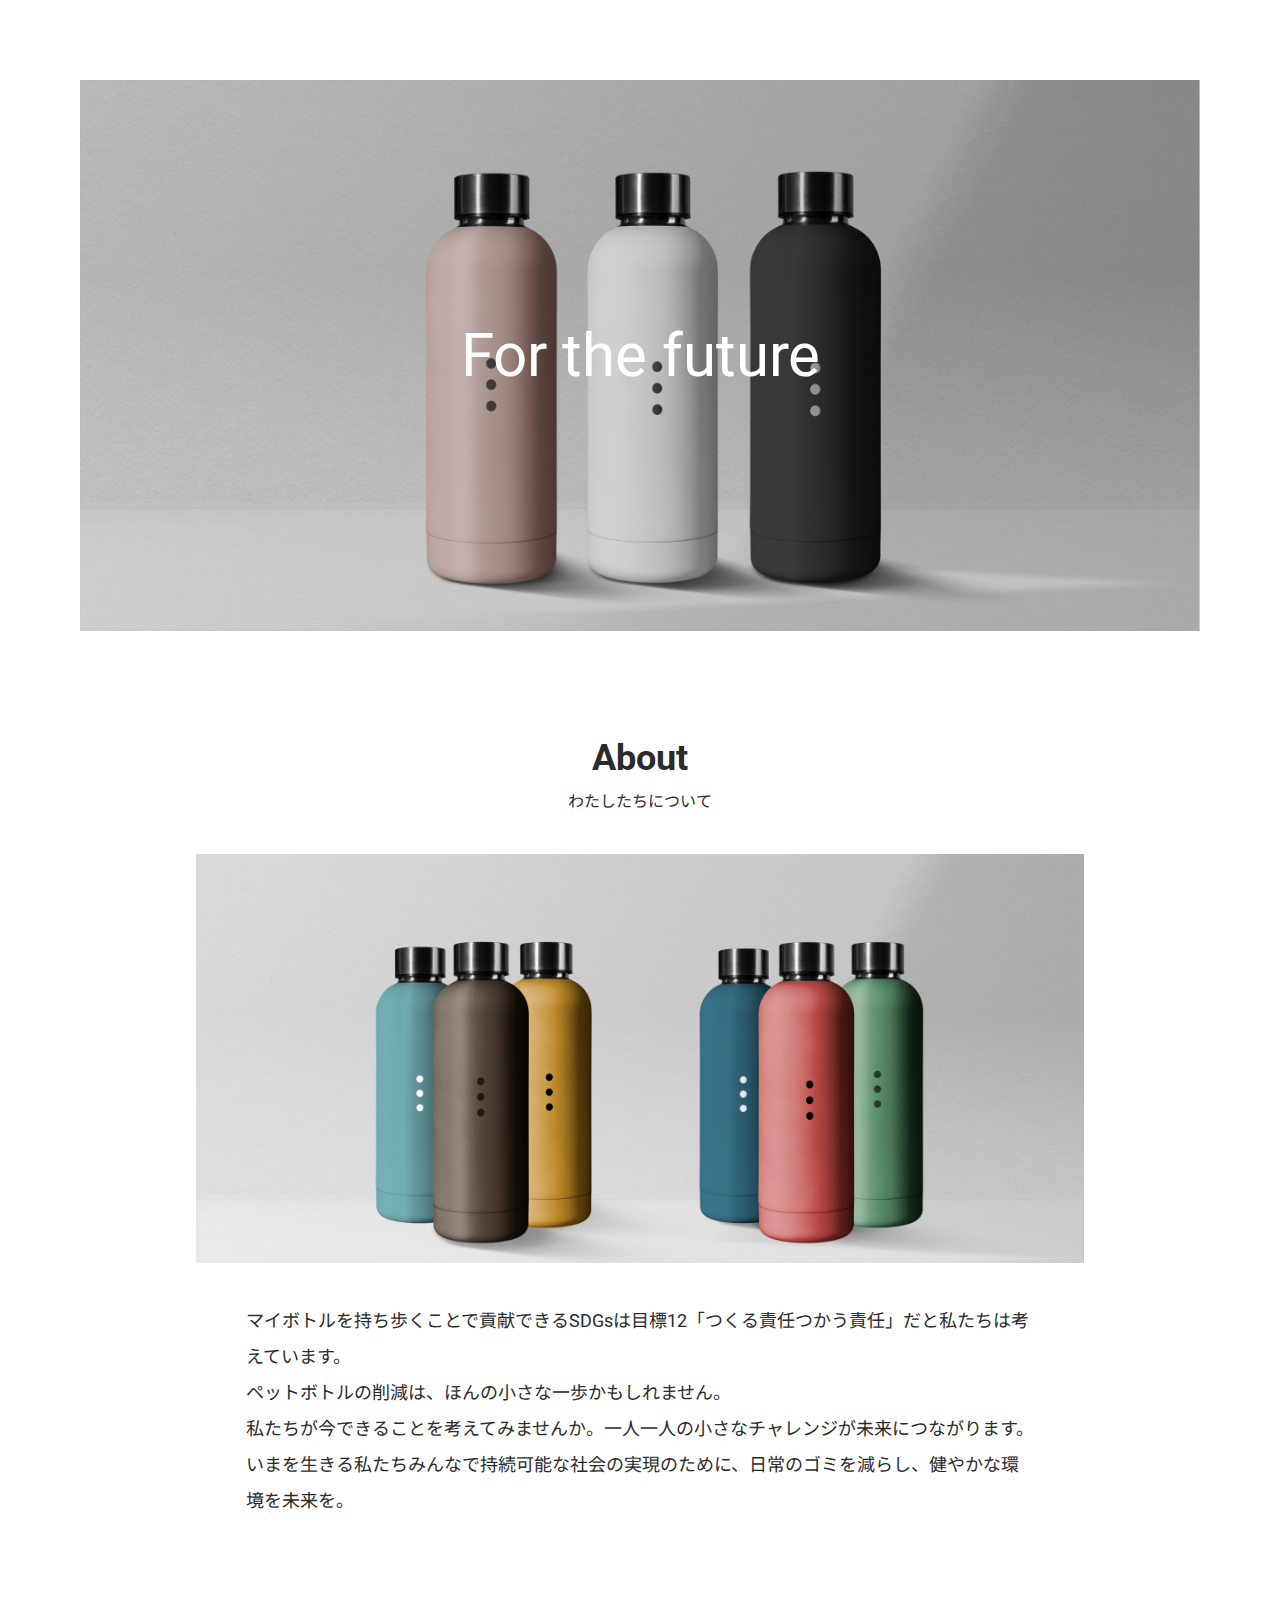
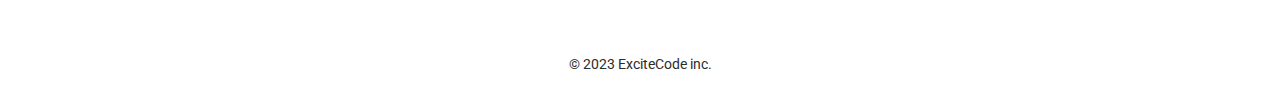
<file: ExciteCode01/index.html>
<!DOCTYPE html>
<html lang="ja">

<head>
  <meta name="robots" content="noindex,nofollow">
  <meta charset="UTF-8">
  <meta name="viewport" content="width=device-width,initial-scale=1.0">
  <meta name="format-detection" content="telephone=no">

  <!-- OGPなど -->
  <title>ExciteCode2 | キャンプ用品レンタルサービス紹介サイト</title>
  <meta name="description" content="ExciteCodeは手軽にキャンプが行えるようにテント、テーブルにチェアに焚き火台などを全てわたしたちが準備し、サポートします。ご夫婦や女性通し、ご家族などと特別な体験してみませんか？">
  <meta property="og:title" content="ExciteCode | 持続可能な社会の実現のために⽇常のゴミを減らします">
  <meta property="og:type" content="website">
  <meta property="og:url" content="http://hogehoge.com/">
  <meta property="og:image" content="http://hogehoge.com/images/ogp-img.jpg">
  <meta property="og:site_name" content="ExciteCode2">
  <meta property="og:description" content="ExciteCodeは手軽にキャンプが行えるようにテント、テーブルにチェアに焚き火台などを全てわたしたちが準備し、サポートします。ご夫婦や女性通し、ご家族などと特別な体験してみませんか？">
  <meta name="twitter:card" content="summary">

  <!-- ファビコン -->
  <link rel="icon" href="./images/favicon.ico">
  <link rel="apple-touch-icon" href="./images/apple-touch-icon.png" sizes="180x180">
  <!-- Google Fonts -->
  <link rel="preconnect" href="https://fonts.googleapis.com">
  <link rel="preconnect" href="https://fonts.gstatic.com" crossorigin>
  <link href="https://fonts.googleapis.com/css2?family=Noto+Sans+JP:wght@100..900&family=Roboto:ital,wght@0,100..900;1,100..900&display=swap" rel="stylesheet">

  <!-- ファーストビューの背景画像は先行して読み込む -->
  <link rel="preload" as="image" href="./images/FV_img.jpg">
  <link rel="preload" as="image" href="./images/FV_img_sp.jpg">

  <!-- css -->
  <link rel="stylesheet" href="./css/style.css">
</head>

<body>

  <main>
    <!-- First View (1.2) -->
    <div class="fv">
      <div class="fv__image">
        <h1 class="fv__title">For the future</h1>
      </div>
    </div>
    
    <!-- About (1.3) -->
    <section class="about">
      <div class="about__inner">
        <div class="about__title">
          <h2 class="about__title-main">About</h2>
          <p class="about__title-sub">わたしたちについて</p>
        </div>
        <img src="./images/about-img.jpg" alt="三本のボトルが束になって二組並んでいる様子"
          class="about__img" loading="lazy" width="1000" height="460">
        <p class="about__text">
          マイボトルを持ち歩くことで貢献できるSDGsは目標12「つくる責任つかう責任」だと私たちは考えています。<br>
          ペットボトルの削減は、ほんの小さな一歩かもしれません。<br>
          私たちが今できることを考えてみませんか。一人一人の小さなチャレンジが未来につながります。<br>
          いまを⽣きる私たちみんなで持続可能な社会の実現のために、⽇常のゴミを減らし、健やかな環境を未来を。
        </p>
      </div>
    </section>
  </main>
  <!-- Footer -->
  <footer class="footer">
    <small class="footer__copyright">&copy; 2023 ExciteCode inc.</small>
  </footer>

</body>

</html>
</file>
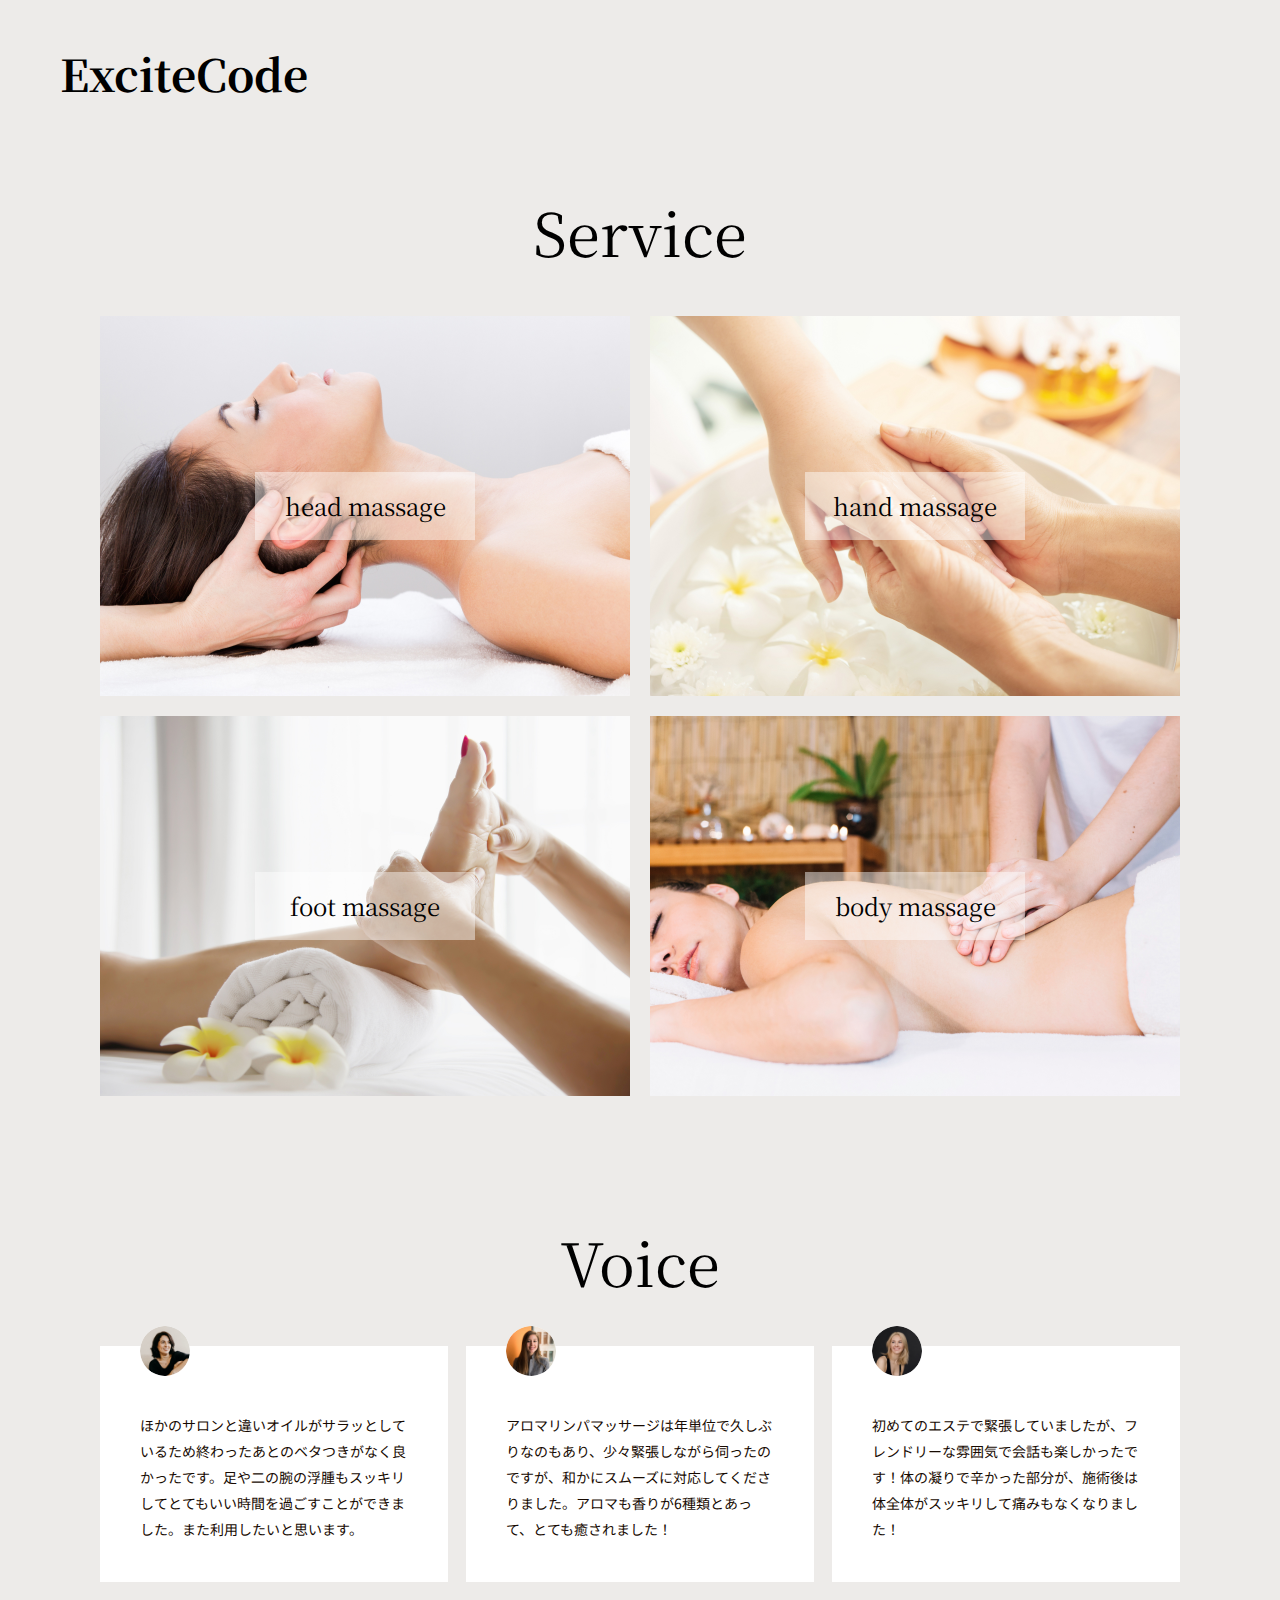
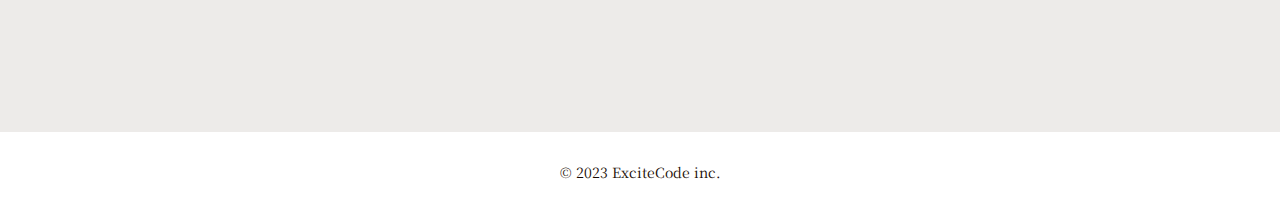
<file: ExciteCode03/index.html>
<!DOCTYPE html>
<html lang="ja">

<head>
  <meta name="robots" content="noindex,nofollow">
  <meta charset="UTF-8">
  <meta name="viewport" content="width=device-width,initial-scale=1.0">
  <meta name="format-detection" content="telephone=no">

  <!-- OGPなど -->
  <title>ExciteCode3 | 心と体を癒す専門のマッサージ</title>
  <meta name="description" content="ExciteCodeでは、専門のセラピストが心地よい環境で最高のリラクゼーションを提供します。筋肉の疲れ、ストレス解消はお任せください。">
  <meta property="og:title" content="ExciteCode3 | 心と体を癒す専門のマッサージ">
  <meta property="og:type" content="website">
  <meta property="og:url" content="http://hogehoge.com/">
  <meta property="og:image" content="http://hogehoge.com/images/ogp-img.jpg">
  <meta property="og:site_name" content="ExciteCode3">
  <meta property="og:description" content="ExciteCodeでは、専門のセラピストが心地よい環境で最高のリラクゼーションを提供します。筋肉の疲れ、ストレス解消はお任せください。">
  <meta name="twitter:card" content="summary">

  <!-- ファビコン -->
  <link rel="icon" href="./images/favicon.ico">
  <link rel="apple-touch-icon" href="./images/apple-touch-icon.png" sizes="180x180">

  <!-- Google Font-->
  <link rel="preconnect" href="https://fonts.googleapis.com">
  <link rel="preconnect" href="https://fonts.gstatic.com" crossorigin>
  <link href="https://fonts.googleapis.com/css2?family=Noto+Sans+JP:wght@100..900&family=Noto+Serif+JP:wght@200..900&display=swap" rel="stylesheet">


<!-- ファーストビューの背景画像は先行して読み込む(2.3) -->
  <link rel="preload" as="image" href="">
  <link rel="preload" as="image" href="">

  <!-- css -->
  <link rel="stylesheet" href="./css/style.css">
</head>

<body>
  <header class="header">
    <h1 class="header__title">ExciteCode</h1>
  </header>

  <main>
    <section class="service">
      <div class="service__inner inner">
        <h2 class="service__title title">Service</h2>
        <ul class="service__list">
          <li class="service__item">
            <img src="./images/opg-img1.jpg" alt="女性がヘッドマッサージを受けている" class="service__img" loading="lazy">
            <p class="service__text">head massage</p>
          </li>
          <li class="service__item">
            <img src="./images/opg-img2.jpg" alt="ハンドマッサージ" class="service__img" loading="lazy">
            <p class="service__text">hand massage</p>
          </li>
          <li class="service__item">
            <img src="./images/opg-img3.jpg" alt="フットマッサージ" class="service__img" loading="lazy">
            <p class="service__text">foot massage</p>
          </li>
          <li class="service__item">
            <img src="./images/opg-img4.jpg" alt="女性がボディマッサージを受けている" class="service__img" loading="lazy">
            <p class="service__text">body massage</p>
          </li>
        </ul>
      </div>
    </section>
    <!--Voice (3.5)-->
    <section class="voice">
      <div class="voice__inner inner">
        <h2 class="voice__title title">Voice</h2>
        <ul class="voice__list">
          <li class="voice__item">
            <img src="./images/voice_img1.jpg" alt="お客様の写真" class="voice__img" width="120px" height="120px" loading="lazy">
            <p class="voice__text">ほかのサロンと違いオイルがサラッとしているため終わったあとのベタつきがなく良かったです。足や二の腕の浮腫もスッキリしてとてもいい時間を過ごすことができました。また利用したいと思います。</p>
          </li>
          <li class="voice__item">
            <img src="./images/voice_img2.jpg" alt="お客様の写真" class="voice__img" width="120px" height="120px" loading="lazy">
            <p class="voice__text">アロマリンパマッサージは年単位で久しぶりなのもあり、少々緊張しながら伺ったのですが、和かにスムーズに対応してくださりました。アロマも香りが6種類とあって、とても癒されました！</p>
          </li>
          <li class="voice__item">
            <img src="./images/voice_img3.jpg" alt="お客様の写真" class="voice__img" width="120px" height="120px" loading="lazy">
            <p class="voice__text">初めてのエステで緊張していましたが、フレンドリーな雰囲気で会話も楽しかったです！体の凝りで辛かった部分が、施術後は体全体がスッキリして痛みもなくなりました！</p>
          </li>
        </ul>
      </div>
    </section>
  </main>
  <!-- footer -->
  <footer class="footer">
    <small class="footer__copyright">&copy; 2023 ExciteCode inc.</small>
  </footer>



</body>

</html>
</file>
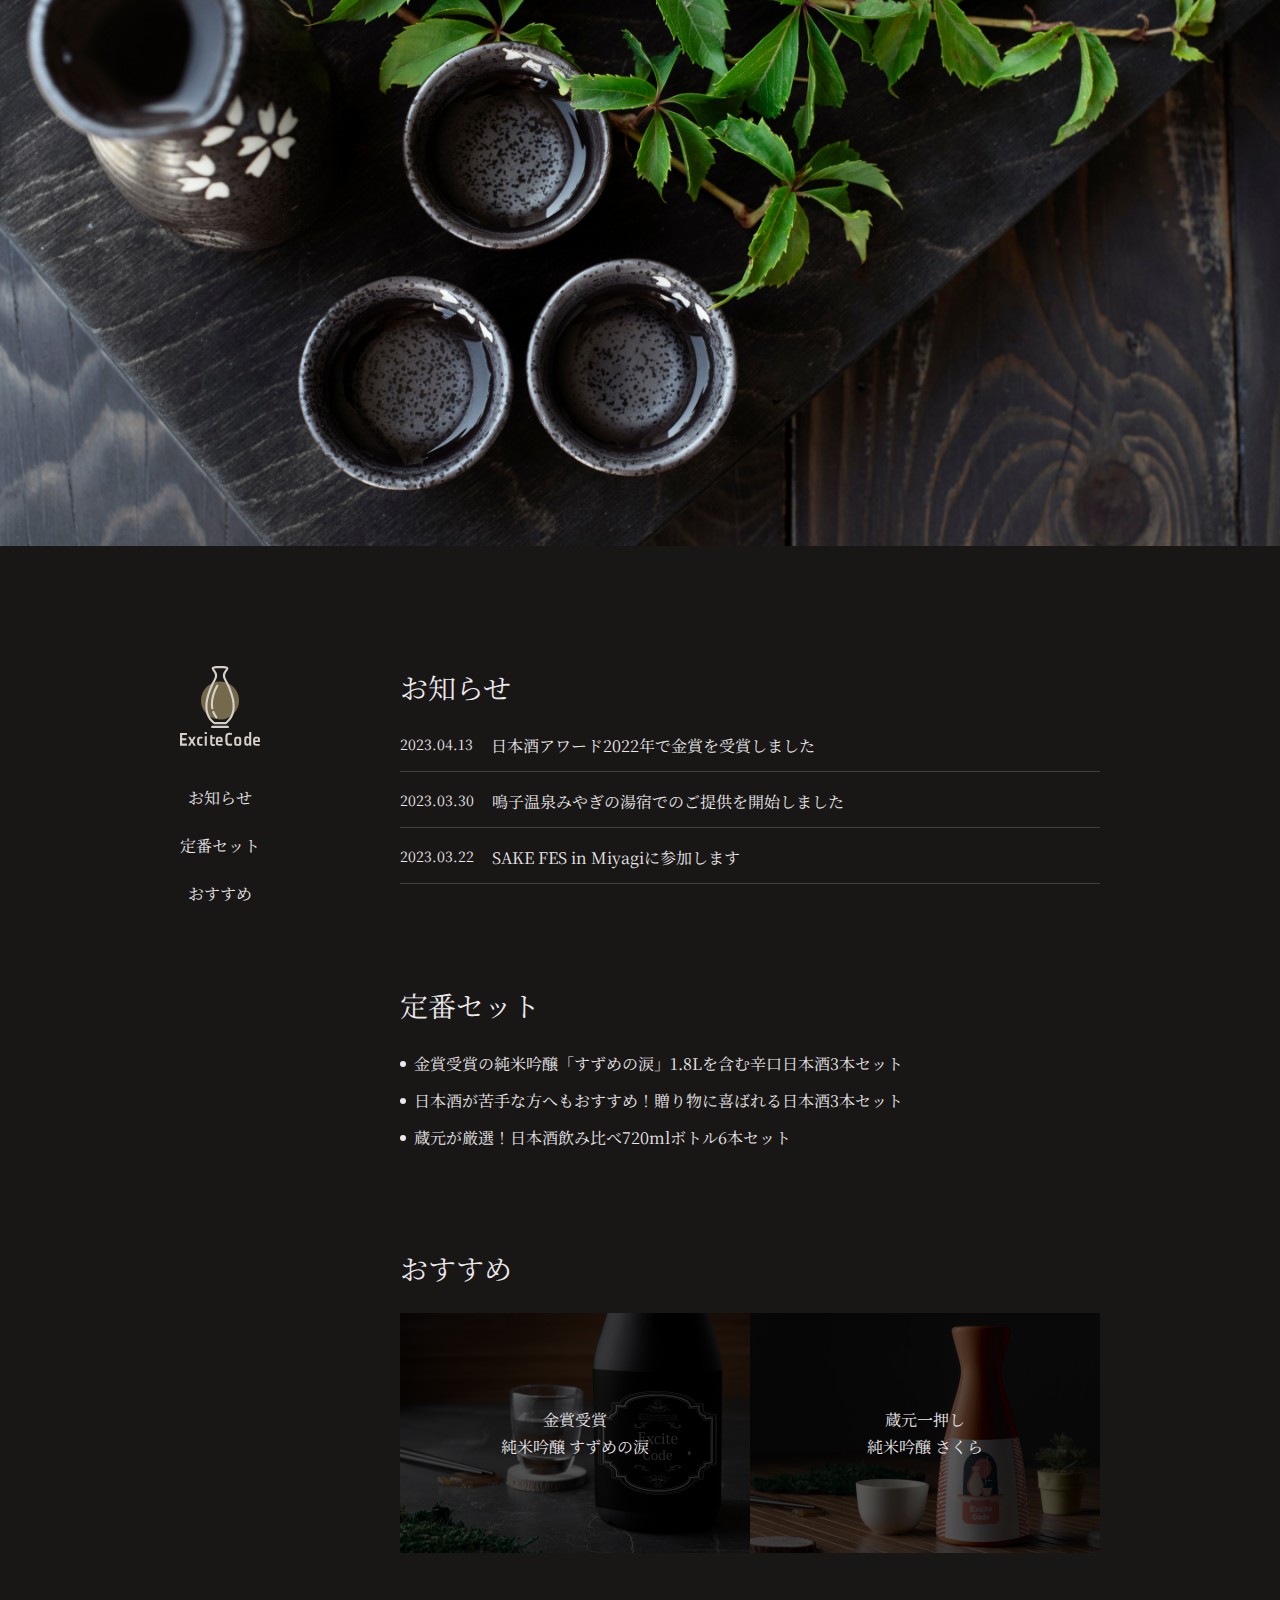
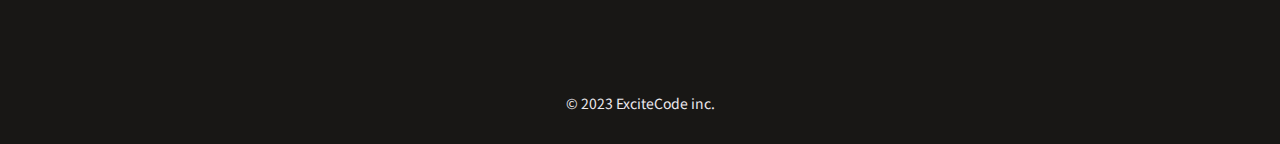
<file: ExciteCode04/index.html>
<!DOCTYPE html>
<html lang="ja">

<head>
  <meta name="robots" content="noindex,nofollow">
  <meta charset="UTF-8">
  <meta name="viewport" content="width=device-width,initial-scale=1.0">
  <meta name="format-detection" content="telephone=no">

  <!-- OGPなど -->
  <title>ExciteCode5 | 深みのある風味と透明感のある味わいの日本酒をお届けします</title>
  <meta name="description" content="ExciteCode5は、最高品質の日本酒を一貫して製造しています。厳選された米と清らかな水を使用し、伝統的な酒造りの技術で深みのある風味と透明感のある味わいを実現しています。日本酒の美を心を込めてお届けします。">
  <meta property="og:title" content="ExciteCode5 | 深みのある風味と透明感のある味わいの日本酒をお届けします">
  <meta property="og:type" content="website">
  <meta property="og:url" content="http://hogehoge.com/">
  <meta property="og:image" content="http://hogehoge.com/images/ogp-img.jpg">
  <meta property="og:site_name" content="ExciteCode5">
  <meta property="og:description" content="ExciteCode5は、最高品質の日本酒を一貫して製造しています。厳選された米と清らかな水を使用し、伝統的な酒造りの技術で深みのある風味と透明感のある味わいを実現しています。日本酒の美を心を込めてお届けします。">
  <meta name="twitter:card" content="summary">

  <!-- ファビコン -->
  <link rel="icon" href="./images/favicon.ico">
  <link rel="apple-touch-icon" href="./images/apple-touch-icon.png" sizes="180x180">

<!-- ファーストビューの背景画像は先行して読み込む(2.3) -->
  <link rel="preload" as="image" href="./images/fv-img.jpg">
  <link rel="preload" as="image" href="./images/fv-img-sp.jpg">

<!-- Google フォント -->
  <link rel="preconnect" href="https://fonts.googleapis.com">
  <link rel="preconnect" href="https://fonts.gstatic.com" crossorigin>
  <link href="https://fonts.googleapis.com/css2?family=Noto+Sans+JP:wght@100..900&family=Noto+Serif+JP:wght@200..900&display=swap" rel="stylesheet">

  <!-- css -->
  <link rel="stylesheet" href="./css/style.css">
</head>

<body>

  <main>
    <!-- FV -->
     <div class="fv">
      <picture class="fv__img">
        <source srcset="./images/fv-img.jpg" media="(max-width:768px)">
        <img src="./images/fv-img.jpg" alt="机に置いたある徳利と日本酒が入っている3つのお猪口">
      </picture>
     </div>


    <!-- Sidebar & Main Content(4.3) --> 
     <div class="main-container">
      <div class="main-container__inner">
        <!-- Side Bar -->
        <div class="main-container__menu">
          <div class="menu">
            <h1 class="menu__logo">
              <img src="./images/logo.svg" alt="ExciteCode5" loading="lazy">
            </h1>
            <nav class="menu__nav">
              <ul class="menu__list">
                <li class="menu__item">
                  <a href="#news" class="menu__link">お知らせ</a>
                </li>
                <li class="menu__item">
                  <a href="#standard" class="menu__link">定番セット</a>
                </li>
                <li class="menu__item">
                  <a href="#recommend" class="menu__link">おすすめ</a>
                </li>
              </ul>
            </nav>
          </div>

        </div>
        <!-- Main Contents-->
        <div class="main-container__contents">
          <!-- お知らせ-->
          <section id="news" class="news">
            <h2 class="news__title title">お知らせ</h2>
            <ul class="news__list">
              <li class="news__item">
                <time datetime="2023-04-13" class="news__date">2023.04.13</time>
                <a href="#" class="news__text text">日本酒アワード2022年で金賞を受賞しました</a>
              </li>
              <li class="news__item">
                <time datetime="2023-03-30" class="news__date">2023.03.30</time>
                <a href="#" class="news__text text">鳴子温泉みやぎの湯宿でのご提供を開始しました</a>
              </li>
              <li class="news__item">
                <time datetime="2023-03-22" class="news__date">2023.03.22</time>
                <a href="#" class="news__text text">SAKE FES in Miyagiに参加します</a>
              </li>
            </ul>
          </section>
           <!-- 定番セット -->
          <section id="standard" class="standard">
            <h2 class="standard__title title">定番セット</h2>
              <ul class="standard__list">
                <li class="standard__item text">金賞受賞の純米吟醸「すずめの涙」1.8Lを含む辛口日本酒3本セット</li>
                <li class="standard__item text">日本酒が苦手な方へもおすすめ！贈り物に喜ばれる日本酒3本セット</li>
                <li class="standard__item text">蔵元が厳選！日本酒飲み比べ720mlボトル6本セット</li>
              </ul>
          </section>

           <!-- おすすめ -->
          <section id="recommend" class="recommend">
            <h2 class="recommend__title title">おすすめ</h2>
            <ul class="recommend__list">
              <li class="recommend__item">
                <img src="./images/recommend-img1.jpg" alt="純米吟醸 すずめの涙"  class="recommend__img">
                <p class="recommend__text text">金賞受賞<br>
                  純米吟醸 すずめの涙</p> 
              </li>
              <li class="recommend__item">
                <img src="./images/recommend-img2.jpg" alt="純米吟醸 さくら"  class="recommend__img">
                <p class="recommend__text text">蔵元一押し<br>
                  純米吟醸 さくら</p> 
              </li>
            </ul>
          </section>

        </div> 
      </div>
     </div>

  </main>
  <!-- Footer -->
  <footer class="footer">
    <small class="footer__copyright">&copy; 2023 ︎ExciteCode inc.</small>
  </footer>

</body>

</html>
</file>
<file: ExciteCode01/css/style.css>
html {
  font-size: 16px;
}

body {
  font-family: "Roboto", "Noto Sans JP", sans-serif;
}

a[href^="tel:"] {
  pointer-events: none;
}
@media screen and (max-width: 768px) {
  a[href^="tel:"] {
    pointer-events: auto;
  }
}

a {
  -webkit-transition: opacity 0.3s;
  transition: opacity 0.3s;
}
a:hover {
  opacity: 0.7;
}

*,
*::before,
*::after {
  -webkit-box-sizing: border-box;
          box-sizing: border-box;
}

ul,
ol {
  padding: 0;
}

body,
h1,
h2,
h3,
h4,
p,
ul,
ol,
figure,
blockquote,
dl,
dd {
  margin: 0;
}

h1,
h2,
h3,
h4,
h5,
h6 {
  font-weight: 400;
}

body {
  line-height: 1.5;
  min-height: 100vh;
  text-rendering: optimizeSpeed;
}

ul,
ol {
  list-style: none;
}

a:not([class]) {
  -webkit-text-decoration-skip: ink;
          text-decoration-skip-ink: auto;
}

a {
  text-decoration: none;
}

img {
  display: block;
  width: 100%;
  max-width: 100%;
}

article > * + * {
  margin-top: 1em;
}

input,
button,
textarea,
select {
  font: inherit;
}

img:not([alt]) {
  -webkit-filter: blur(10px);
          filter: blur(10px);
}

input,
button,
select,
textarea {
  font: inherit;
  border: none;
  border-radius: 0;
  outline: none;
  background: transparent;
  -webkit-appearance: none;
  -moz-appearance: none;
  appearance: none;
}

textarea {
  resize: vertical;
}

input[type=checkbox],
input[type=radio] {
  display: none;
}

input[type=submit],
input[type=button],
label,
button,
select {
  cursor: pointer;
}

select::-ms-expand {
  display: none;
}

.fv {
  padding: 80px 80px 0;
}
@media screen and (max-width: 768px) {
  .fv {
    padding: 15px 15px 0;
  }
}

.fv__image {
  display: -webkit-box;
  display: -webkit-flex;
  display: -ms-flexbox;
  display: flex;
  -webkit-box-align: center;
  -webkit-align-items: center;
      -ms-flex-align: center;
          align-items: center;
  -webkit-box-pack: center;
  -webkit-justify-content: center;
      -ms-flex-pack: center;
          justify-content: center;
  background-image: url(../images/FV_img.jpg);
  background-size: contain;
  aspect-ratio: 1280/630;
}
@media screen and (max-width: 768px) {
  .fv__image {
    aspect-ratio: 345/470;
    background-image: url(../images/FV_img_sp.jpg);
  }
}

.fv__title {
  font-size: 60px;
  color: #fff;
}
@media screen and (max-width: 768px) {
  .fv__title {
    font-size: 40px;
  }
}

.about {
  margin: 100px 0 135px;
}
@media screen and (max-width: 768px) {
  .about {
    margin: 60px 0 80px;
  }
}

.about__inner {
  width: 69.4%;
  margin-inline: auto;
}
@media screen and (max-width: 768px) {
  .about__inner {
    width: 84%;
  }
}

.about__title {
  text-align: center;
}

.about__title-main {
  font-size: 36px;
  font-weight: 700;
  color: #2B2B2B;
}
@media screen and (max-width: 768px) {
  .about__title-main {
    font-size: 24px;
  }
}

.about__title-sub {
  font-size: 16px;
  margin-top: 5px;
  color: #2B2B2B;
}
@media screen and (max-width: 768px) {
  .about__title-sub {
    font-size: 12px;
    margin-top: 2px;
  }
}

.about__img {
  height: auto;
  margin-top: 40px;
}
@media screen and (max-width: 768px) {
  .about__img {
    margin-top: 20px;
  }
}

.about__text {
  font-size: 18px;
  line-height: 2;
  margin-top: 40px;
  padding: 0 50px;
  color: #2B2B2B;
  display: -webkit-box;
  display: -webkit-flex;
  display: -ms-flexbox;
  display: flex;
  -webkit-box-pack: left;
  -webkit-justify-content: left;
      -ms-flex-pack: left;
          justify-content: left;
}
@media screen and (max-width: 768px) {
  .about__text {
    font-size: 14px;
    margin-top: 20px;
    padding: 0 17.5px;
  }
}

.footer {
  padding-bottom: 30px;
}

.footer__copyright {
  font-size: 14px;
  color: #2B2B2B;
  display: block;
  text-align: center;
}/*# sourceMappingURL=style.css.map */
</file>
<file: ExciteCode03/css/style.css>
html {
  font-size: 16px;
  scroll-behavior: smooth;
}

body {
  font-family: "Noto Sans JP", sans-serif;
}

a[href^="tel:"] {
  pointer-events: none;
}
@media screen and (max-width: 768px) {
  a[href^="tel:"] {
    pointer-events: auto;
  }
}

a {
  -webkit-transition: opacity 0.3s;
  transition: opacity 0.3s;
}
a:hover {
  opacity: 0.7;
}

*,
*::before,
*::after {
  -webkit-box-sizing: border-box;
          box-sizing: border-box;
}

ul,
ol {
  padding: 0;
}

body,
h1,
h2,
h3,
h4,
p,
ul,
ol,
figure,
blockquote,
dl,
dd {
  margin: 0;
}

h1,
h2,
h3,
h4,
h5,
h6 {
  font-weight: 400;
}

body {
  line-height: 1.5;
  min-height: 100vh;
  text-rendering: optimizeSpeed;
}

ul,
ol {
  list-style: none;
}

a:not([class]) {
  -webkit-text-decoration-skip: ink;
          text-decoration-skip-ink: auto;
}

a {
  text-decoration: none;
}

img {
  display: block;
  width: 100%;
  max-width: 100%;
}

article > * + * {
  margin-top: 1em;
}

input,
button,
textarea,
select {
  font: inherit;
}

img:not([alt]) {
  -webkit-filter: blur(10px);
          filter: blur(10px);
}

input,
button,
select,
textarea {
  font: inherit;
  border: none;
  border-radius: 0;
  outline: none;
  background: transparent;
  -webkit-appearance: none;
  -moz-appearance: none;
  appearance: none;
}

textarea {
  resize: vertical;
}

input[type=checkbox],
input[type=radio] {
  display: none;
}

input[type=submit],
input[type=button],
label,
button,
select {
  cursor: pointer;
}

select::-ms-expand {
  display: none;
}

.header {
  padding: 40px 0 0 60px;
  background-color: #EDEBE9;
}
@media screen and (max-width: 768px) {
  .header {
    padding: 16px 0 0 20px;
  }
}

.header__title {
  font-size: 44px;
  font-weight: bold;
  font-family: "Noto Serif JP", serif;
}
@media screen and (max-width: 768px) {
  .header__title {
    font-size: 20px;
  }
}

.service {
  padding-top: 80px;
  background-color: #EDEBE9;
}
@media screen and (max-width: 768px) {
  .service {
    padding-top: 65px;
  }
}

.service__list {
  display: grid;
  grid-template-columns: repeat(2, 1fr);
  -webkit-column-gap: 20px;
     -moz-column-gap: 20px;
          column-gap: 20px;
  row-gap: 20px;
  margin-top: 40px;
}
@media screen and (max-width: 768px) {
  .service__list {
    row-gap: 10px;
    grid-template-columns: repeat(1, 1fr);
    margin-top: 32px;
  }
}

.service__item {
  position: relative;
}

.service__img {
  aspect-ratio: 53/38;
}

.service__text {
  position: absolute;
  top: 50%;
  left: 50%;
  -webkit-transform: translate(-50%, -50%);
          transform: translate(-50%, -50%);
  font-size: 24px;
  font-family: "Noto Serif JP", serif;
  background-color: rgba(255, 255, 255, 0.46);
  width: 220px;
  padding: 16px 12px;
  text-align: center;
}
@media screen and (max-width: 768px) {
  .service__text {
    font-size: 20px;
  }
}
@media screen and (max-width: 375px) {
  .service__text {
    font-size: 16px;
    width: 136px;
    padding: 8.5px;
  }
}

.voice {
  padding: 120px 0 150px;
  background-color: #EDEBE9;
}

.voice__list {
  margin-top: 40px;
  display: grid;
  grid-template-columns: repeat(auto-fit, minmax(348px, 1fr));
  -webkit-column-gap: 18px;
     -moz-column-gap: 18px;
          column-gap: 18px;
  row-gap: 40px;
}
@media screen and (max-width: 768px) {
  .voice__list {
    margin-top: 30px;
  }
}
@media screen and (max-width: 375px) {
  .voice__list {
    grid-template-columns: repeat(auto-fit, minmax(250px, 1fr));
  }
}

.voice__item {
  position: relative;
  background-color: #FFFFFF;
  padding: 66px 40px 40px;
}
@media screen and (max-width: 768px) {
  .voice__item {
    padding: 50px 24px 24px;
  }
}

.voice__img {
  position: absolute;
  top: -20px;
  left: 40px;
  width: 50px;
  height: auto;
  border-radius: 9999px;
}
@media screen and (max-width: 768px) {
  .voice__img {
    width: 50px;
    top: -16px;
    left: 24px;
  }
}

.voice__text {
  font-size: 14px;
  color: #170A01;
  line-height: 1.86;
  font-family: "Noto Sans JP", sans-serif;
}

.footer {
  padding: 30px 0;
}
@media screen and (max-width: 768px) {
  .footer {
    padding: 20px 0;
    font-size: 12px;
  }
}

.footer__copyright {
  font-size: 14px;
  color: #170A01;
  font-family: "Noto Serif JP", serif;
  display: block;
  text-align: center;
}

.inner {
  max-width: 1140px;
  padding-left: 30px;
  padding-right: 30px;
  margin-inline: auto;
}

.title {
  font-size: 60px;
  font-family: "Noto Serif JP", serif;
  text-align: center;
}
@media screen and (max-width: 768px) {
  .title {
    font-size: 44px;
  }
}
@media screen and (max-width: 375px) {
  .title {
    font-size: 28px;
  }
}/*# sourceMappingURL=style.css.map */
</file>
<file: ExciteCode04/css/style.css>
html {
  font-size: 16px;
  scroll-behavior: smooth;
}

body {
  font-family: "Noto Serif JP", serif;
}

a[href^="tel:"] {
  pointer-events: none;
}
@media screen and (max-width: 768px) {
  a[href^="tel:"] {
    pointer-events: auto;
  }
}

a {
  -webkit-transition: opacity 0.3s;
  transition: opacity 0.3s;
}
a:hover {
  opacity: 0.7;
}

*,
*::before,
*::after {
  -webkit-box-sizing: border-box;
          box-sizing: border-box;
}

ul,
ol {
  padding: 0;
}

body,
h1,
h2,
h3,
h4,
p,
ul,
ol,
figure,
blockquote,
dl,
dd {
  margin: 0;
}

h1,
h2,
h3,
h4,
h5,
h6 {
  font-weight: 400;
}

body {
  line-height: 1.5;
  min-height: 100vh;
  text-rendering: optimizeSpeed;
}

ul,
ol {
  list-style: none;
}

a:not([class]) {
  -webkit-text-decoration-skip: ink;
          text-decoration-skip-ink: auto;
}

a {
  text-decoration: none;
}

img {
  display: block;
  width: 100%;
  max-width: 100%;
}

article > * + * {
  margin-top: 1em;
}

input,
button,
textarea,
select {
  font: inherit;
}

img:not([alt]) {
  -webkit-filter: blur(10px);
          filter: blur(10px);
}

input,
button,
select,
textarea {
  font: inherit;
  border: none;
  border-radius: 0;
  outline: none;
  background: transparent;
  -webkit-appearance: none;
  -moz-appearance: none;
  appearance: none;
}

textarea {
  resize: vertical;
}

input[type=checkbox],
input[type=radio] {
  display: none;
}

input[type=submit],
input[type=button],
label,
button,
select {
  cursor: pointer;
}

select::-ms-expand {
  display: none;
}

.fv__img {
  aspect-ratio: 1440/614;
}
@media screen and (max-width: 768px) {
  .fv__img {
    aspect-ratio: 375/500;
  }
}

.main-container {
  padding: 120px 0 140px;
  background-color: #181715;
}
@media screen and (max-width: 1024px) {
  .main-container {
    padding: 80px 0;
  }
}

.main-container__inner {
  display: -webkit-box;
  display: -webkit-flex;
  display: -ms-flexbox;
  display: flex;
  max-width: 980px;
  margin-inline: auto;
  padding-left: 30px;
  padding-right: 30px;
}
@media screen and (max-width: 1024px) {
  .main-container__inner {
    -webkit-box-orient: vertical;
    -webkit-box-direction: normal;
    -webkit-flex-direction: column;
        -ms-flex-direction: column;
            flex-direction: column;
  }
}

.main-container__contents {
  min-width: 700px;
  max-width: 700px;
  margin-left: 140px;
}
@media screen and (max-width: 1024px) {
  .main-container__contents {
    min-width: initial;
    margin-top: 80px;
    margin-left: 0;
    max-width: 100%;
  }
}

.menu__logo img {
  max-width: 80px;
}

.menu__logo {
  width: 80px;
  aspect-ratio: 1/1;
}
@media screen and (max-width: 1024px) {
  .menu__logo {
    margin-inline: auto;
  }
}

.menu__nav {
  margin-top: 40px;
}

.menu__item:not(:first-child) {
  margin-top: 24px;
}
@media screen and (max-width: 768px) {
  .menu__item:not(:first-child) {
    margin-top: 16px;
  }
}

.menu__link {
  font-size: 16px;
  color: #ECE9ED;
  display: block;
  text-align: center;
}
@media screen and (max-width: 768px) {
  .menu__link {
    font-size: 14px;
  }
}

.news__list {
  margin-top: 24px;
}
@media screen and (max-width: 768px) {
  .news__list {
    margin-top: 12px;
  }
}

.news__item {
  display: -webkit-box;
  display: -webkit-flex;
  display: -ms-flexbox;
  display: flex;
  padding-bottom: 12px;
  border-bottom: 1px solid #404040;
}
@media screen and (max-width: 768px) {
  .news__item {
    -webkit-box-orient: vertical;
    -webkit-box-direction: normal;
    -webkit-flex-direction: column;
        -ms-flex-direction: column;
            flex-direction: column;
    padding-bottom: 8px;
  }
}

.news__item:not(:first-child) {
  margin-top: 16px;
}

.news__date {
  font-size: 14px;
  color: #ECE9ED;
  padding-top: 2px;
}
@media screen and (max-width: 768px) {
  .news__date {
    padding-top: 0;
    font-size: 12px;
  }
}

.news__text {
  font-size: 16px;
  margin-left: 18px;
  display: -webkit-box;
  overflow: hidden;
  -webkit-box-orient: vertical;
  -webkit-line-clamp: 3;
}
@media screen and (max-width: 768px) {
  .news__text {
    margin-top: 4px;
    margin-left: 0;
  }
}

.standard {
  margin-top: 100px;
}
@media screen and (max-width: 768px) {
  .standard {
    margin-top: 60px;
  }
}

.standard__list {
  margin-top: 24px;
}
@media screen and (max-width: 768px) {
  .standard__list {
    margin-top: 14px;
  }
}

.standard__item {
  position: relative;
  padding-left: 14px;
}
@media screen and (max-width: 768px) {
  .standard__item {
    padding-left: 10px;
  }
}

.standard__item::before {
  position: absolute;
  top: 11px;
  left: 0;
  content: "";
  width: 6px;
  height: 6px;
  border-radius: 9999px;
  background-color: #ECE9ED;
}
@media screen and (max-width: 768px) {
  .standard__item::before {
    top: 10px;
    width: 4px;
    height: 4px;
  }
}

.standard__item:not(:first-child) {
  margin-top: 10px;
}
@media screen and (max-width: 768px) {
  .standard__item:not(:first-child) {
    margin-top: 12px;
  }
}

.recommend {
  margin-top: 96px;
}
@media screen and (max-width: 768px) {
  .recommend {
    margin-top: 60px;
  }
}

.recommend__list {
  margin-top: 24px;
  display: grid;
  grid-template-columns: repeat(2, 1fr);
}
@media screen and (max-width: 768px) {
  .recommend__list {
    margin-top: 14px;
    grid-template-columns: repeat(1, 1fr);
  }
}

.recommend__item {
  position: relative;
}

.recommend__img {
  aspect-ratio: 35/24;
}

.recommend__text {
  position: absolute;
  top: 50%;
  left: 50%;
  -webkit-transform: translate(-50%, -50%);
          transform: translate(-50%, -50%);
  text-align: center;
}

.footer {
  padding-bottom: 30px;
  background-color: #181715;
}
@media screen and (max-width: 768px) {
  .footer {
    padding-bottom: 16px;
  }
}

.footer__copyright {
  font-size: 14px;
  font-family: "Noto Sans JP", sans-serif;
  color: #ECE9ED;
  display: block;
  text-align: center;
}
@media screen and (max-width: 768px) {
  .footer__copyright {
    font-size: 12px;
  }
}

.title {
  font-size: 28px;
  color: #ECE9ED;
}
@media screen and (max-width: 768px) {
  .title {
    font-size: 20px;
    text-align: center;
  }
}

.text {
  font-size: 16px;
  color: #ECE9ED;
  line-height: 1.6875;
}
@media screen and (max-width: 768px) {
  .text {
    font-size: 14px;
    line-height: 1.714;
  }
}/*# sourceMappingURL=style.css.map */
</file>
